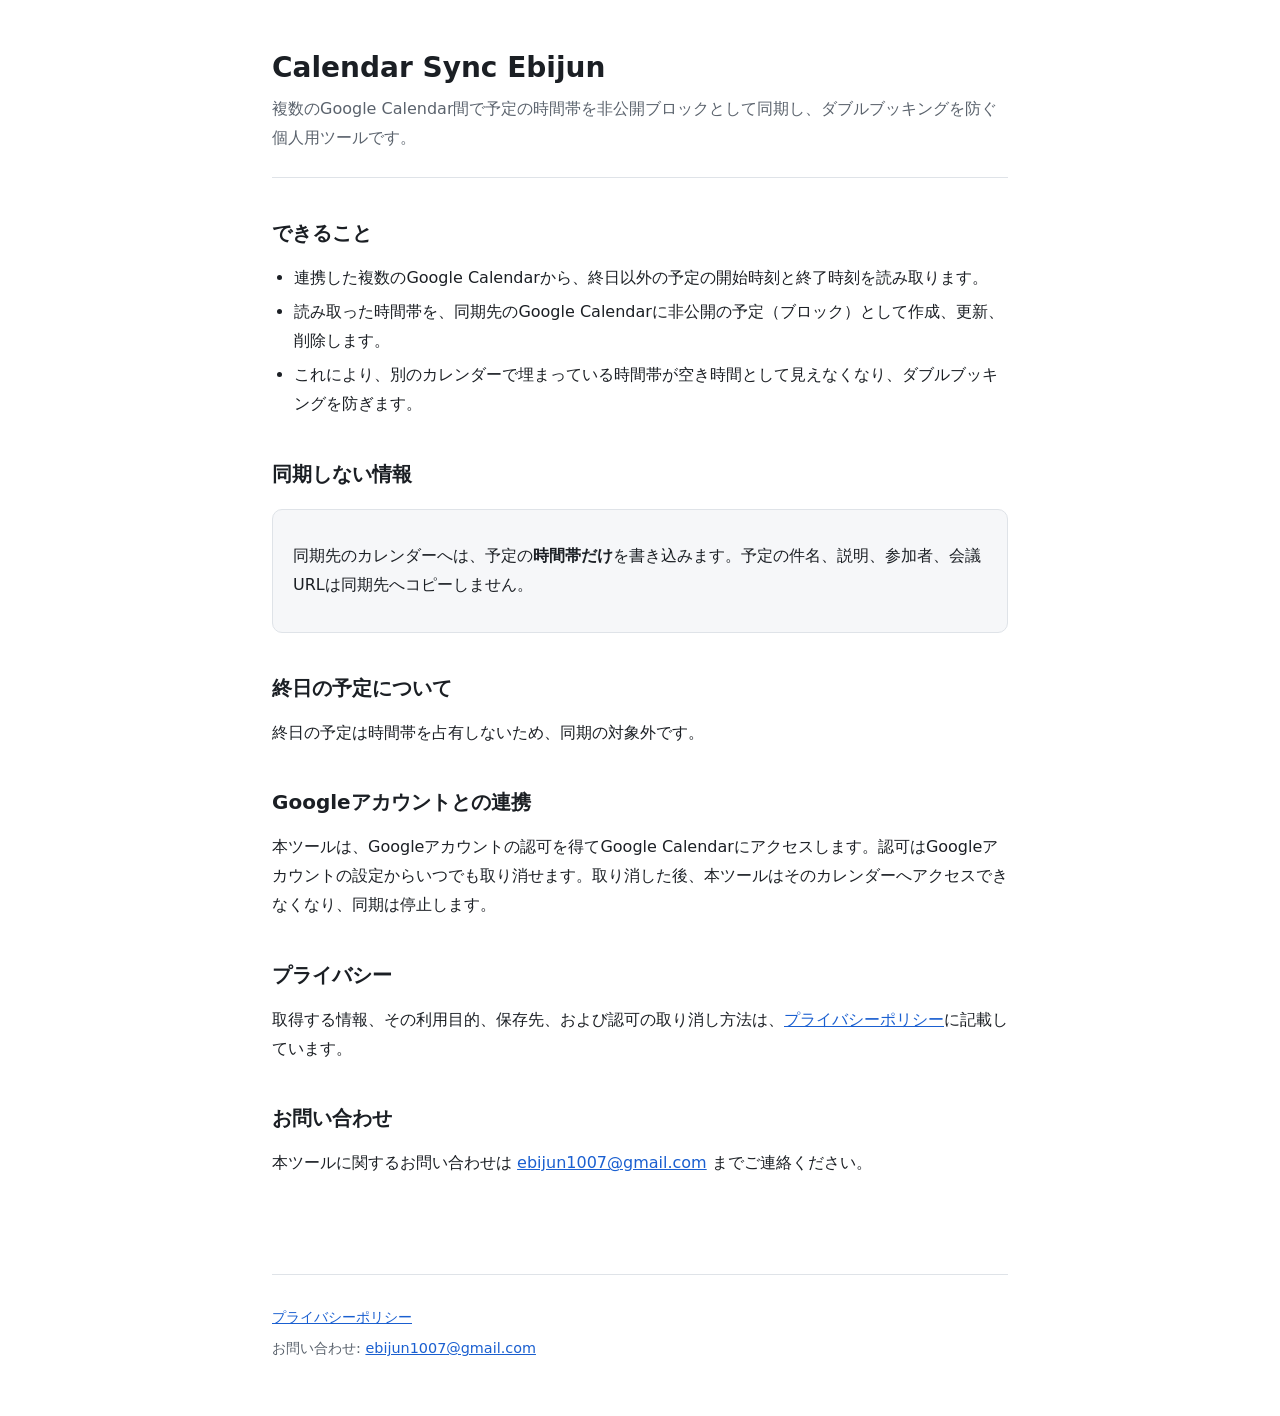
<file: index.html>
<!DOCTYPE html>
<html lang="ja">
<head>
<meta charset="utf-8">
<meta name="viewport" content="width=device-width, initial-scale=1">
<title>Calendar Sync Ebijun</title>
<meta name="description" content="複数のGoogle Calendar間で終日以外の予定の時間帯を非公開ブロックとして同期し、ダブルブッキングを防ぐ個人用ツールです。">
<link rel="canonical" href="https://calendar-sync.kwie.jp/">
<link rel="stylesheet" href="/assets/style.css">
</head>
<body>
<div class="container">

<header class="site-header">
<h1>Calendar Sync Ebijun</h1>
<p class="lead">複数のGoogle Calendar間で予定の時間帯を非公開ブロックとして同期し、ダブルブッキングを防ぐ個人用ツールです。</p>
</header>

<main>

<h2>できること</h2>
<ul>
<li>連携した複数のGoogle Calendarから、終日以外の予定の開始時刻と終了時刻を読み取ります。</li>
<li>読み取った時間帯を、同期先のGoogle Calendarに非公開の予定（ブロック）として作成、更新、削除します。</li>
<li>これにより、別のカレンダーで埋まっている時間帯が空き時間として見えなくなり、ダブルブッキングを防ぎます。</li>
</ul>

<h2>同期しない情報</h2>
<div class="card">
<p>同期先のカレンダーへは、予定の<strong>時間帯だけ</strong>を書き込みます。予定の件名、説明、参加者、会議URLは同期先へコピーしません。</p>
</div>

<h2>終日の予定について</h2>
<p>終日の予定は時間帯を占有しないため、同期の対象外です。</p>

<h2>Googleアカウントとの連携</h2>
<p>本ツールは、Googleアカウントの認可を得てGoogle Calendarにアクセスします。認可はGoogleアカウントの設定からいつでも取り消せます。取り消した後、本ツールはそのカレンダーへアクセスできなくなり、同期は停止します。</p>

<h2>プライバシー</h2>
<p>取得する情報、その利用目的、保存先、および認可の取り消し方法は、<a href="/privacy/">プライバシーポリシー</a>に記載しています。</p>

<h2>お問い合わせ</h2>
<p>本ツールに関するお問い合わせは <a href="mailto:ebijun1007@gmail.com">ebijun1007@gmail.com</a> までご連絡ください。</p>

</main>

<footer class="site-footer">
<p><a href="/privacy/">プライバシーポリシー</a></p>
<p>お問い合わせ: <a href="mailto:ebijun1007@gmail.com">ebijun1007@gmail.com</a></p>
</footer>

</div>
</body>
</html>
</file>
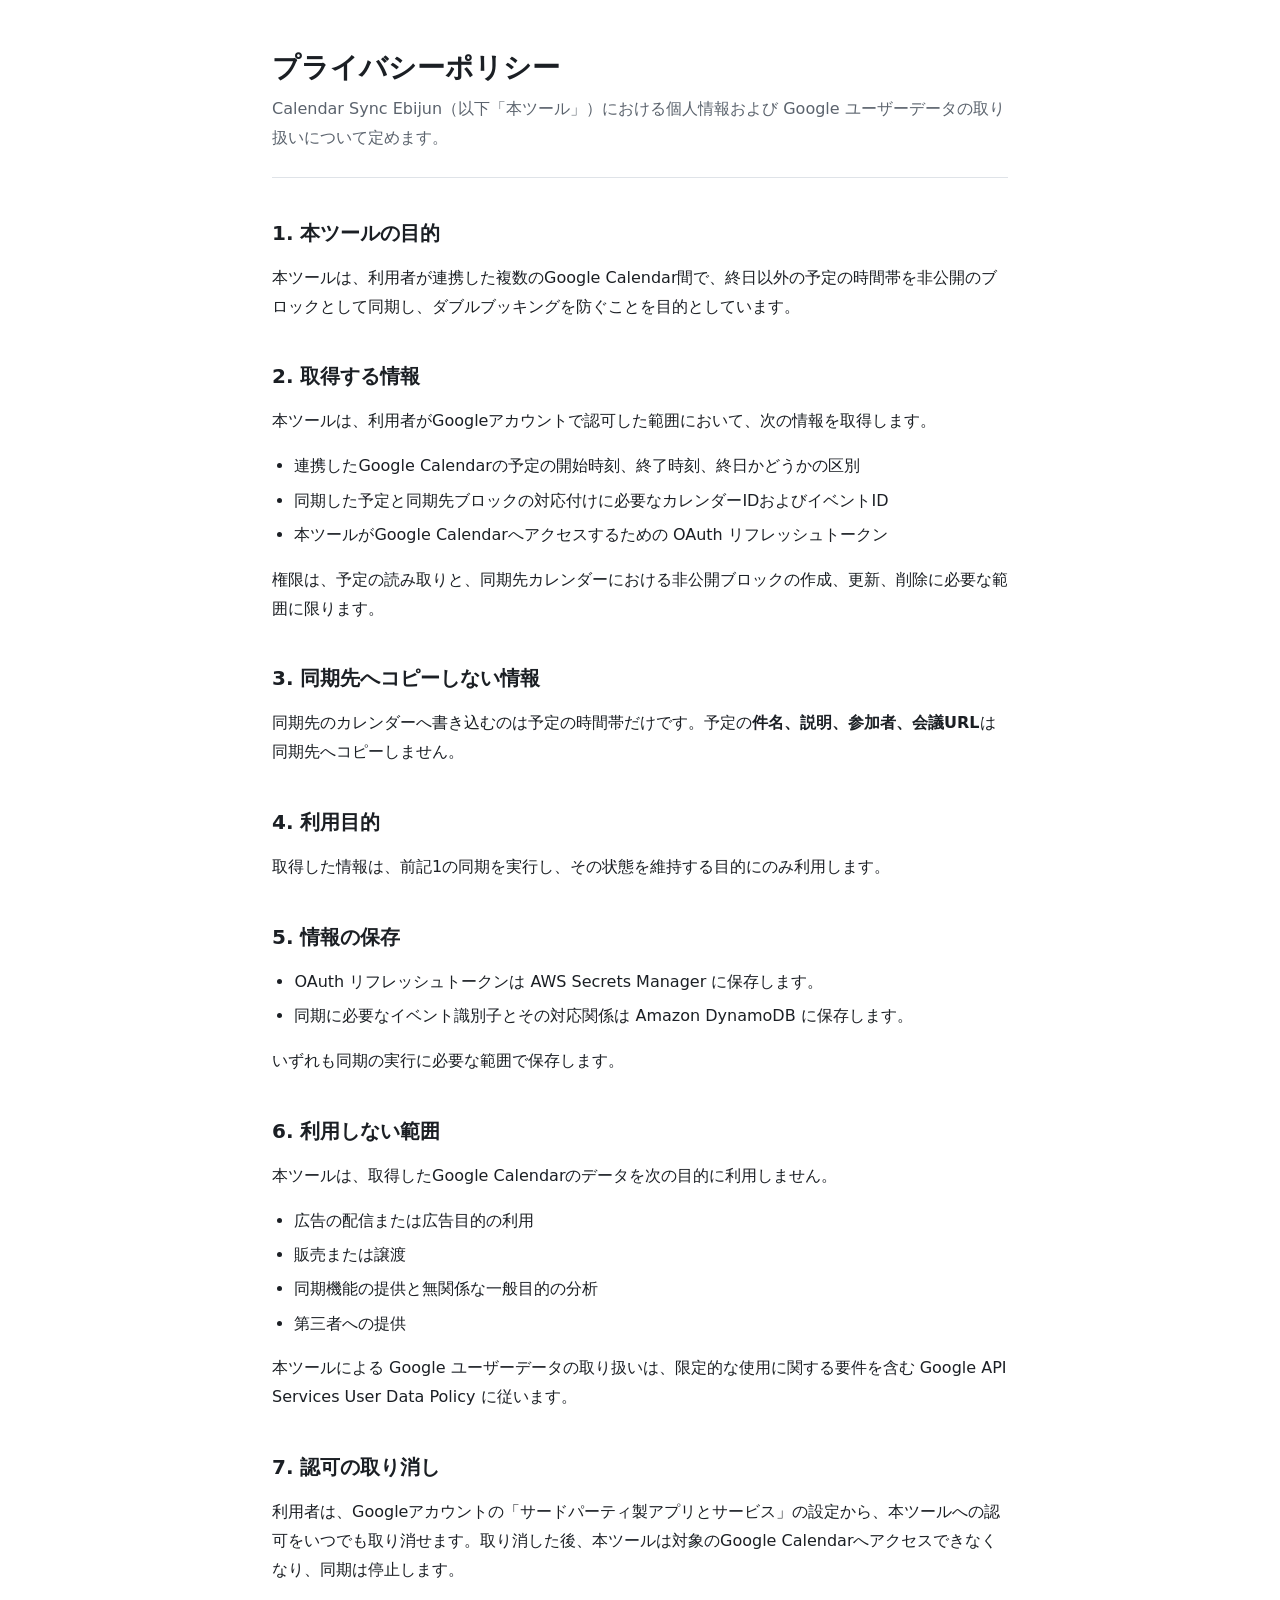
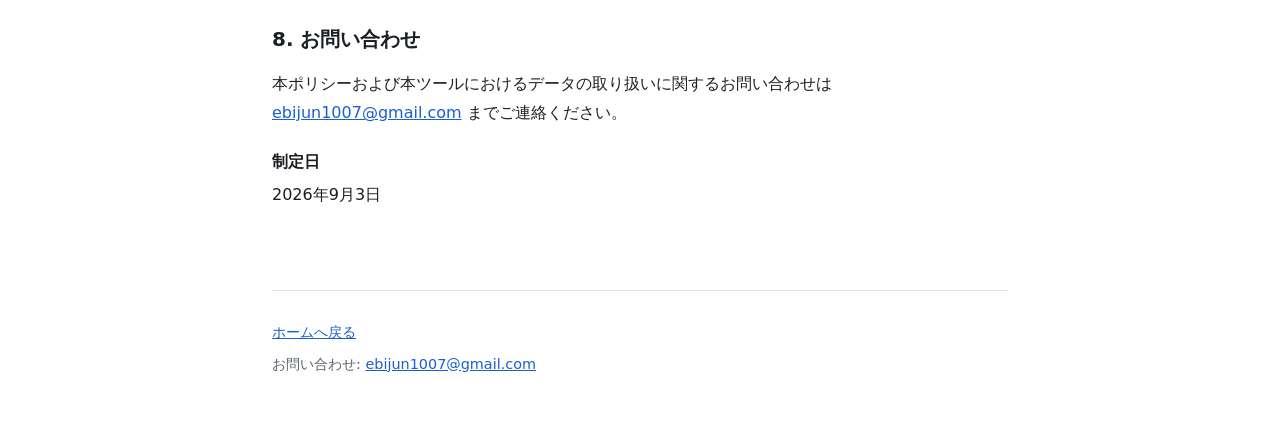
<file: privacy/index.html>
<!DOCTYPE html>
<html lang="ja">
<head>
<meta charset="utf-8">
<meta name="viewport" content="width=device-width, initial-scale=1">
<title>プライバシーポリシー | Calendar Sync Ebijun</title>
<meta name="description" content="Calendar Sync Ebijunが取得する情報、利用目的、保存先、認可の取り消し方法を記載したプライバシーポリシーです。">
<link rel="canonical" href="https://calendar-sync.kwie.jp/privacy/">
<link rel="stylesheet" href="/assets/style.css">
</head>
<body>
<div class="container">

<header class="site-header">
<h1>プライバシーポリシー</h1>
<p class="lead">Calendar Sync Ebijun（以下「本ツール」）における個人情報および Google ユーザーデータの取り扱いについて定めます。</p>
</header>

<main>

<h2>1. 本ツールの目的</h2>
<p>本ツールは、利用者が連携した複数のGoogle Calendar間で、終日以外の予定の時間帯を非公開のブロックとして同期し、ダブルブッキングを防ぐことを目的としています。</p>

<h2>2. 取得する情報</h2>
<p>本ツールは、利用者がGoogleアカウントで認可した範囲において、次の情報を取得します。</p>
<ul>
<li>連携したGoogle Calendarの予定の開始時刻、終了時刻、終日かどうかの区別</li>
<li>同期した予定と同期先ブロックの対応付けに必要なカレンダーIDおよびイベントID</li>
<li>本ツールがGoogle Calendarへアクセスするための OAuth リフレッシュトークン</li>
</ul>
<p>権限は、予定の読み取りと、同期先カレンダーにおける非公開ブロックの作成、更新、削除に必要な範囲に限ります。</p>

<h2>3. 同期先へコピーしない情報</h2>
<p>同期先のカレンダーへ書き込むのは予定の時間帯だけです。予定の<strong>件名、説明、参加者、会議URL</strong>は同期先へコピーしません。</p>

<h2>4. 利用目的</h2>
<p>取得した情報は、前記1の同期を実行し、その状態を維持する目的にのみ利用します。</p>

<h2>5. 情報の保存</h2>
<ul>
<li>OAuth リフレッシュトークンは AWS Secrets Manager に保存します。</li>
<li>同期に必要なイベント識別子とその対応関係は Amazon DynamoDB に保存します。</li>
</ul>
<p>いずれも同期の実行に必要な範囲で保存します。</p>

<h2>6. 利用しない範囲</h2>
<p>本ツールは、取得したGoogle Calendarのデータを次の目的に利用しません。</p>
<ul>
<li>広告の配信または広告目的の利用</li>
<li>販売または譲渡</li>
<li>同期機能の提供と無関係な一般目的の分析</li>
<li>第三者への提供</li>
</ul>
<p>本ツールによる Google ユーザーデータの取り扱いは、限定的な使用に関する要件を含む Google API Services User Data Policy に従います。</p>

<h2>7. 認可の取り消し</h2>
<p>利用者は、Googleアカウントの「サードパーティ製アプリとサービス」の設定から、本ツールへの認可をいつでも取り消せます。取り消した後、本ツールは対象のGoogle Calendarへアクセスできなくなり、同期は停止します。</p>

<h2>8. お問い合わせ</h2>
<p>本ポリシーおよび本ツールにおけるデータの取り扱いに関するお問い合わせは <a href="mailto:ebijun1007@gmail.com">ebijun1007@gmail.com</a> までご連絡ください。</p>

<dl class="meta">
<dt>制定日</dt>
<dd>2026年9月3日</dd>
</dl>

</main>

<footer class="site-footer">
<p><a href="/">ホームへ戻る</a></p>
<p>お問い合わせ: <a href="mailto:ebijun1007@gmail.com">ebijun1007@gmail.com</a></p>
</footer>

</div>
</body>
</html>
</file>
<file: assets/style.css>
:root {
  color-scheme: light dark;
  --bg: #ffffff;
  --surface: #f6f7f9;
  --border: #dfe3e8;
  --text: #1b1f24;
  --muted: #5b636d;
  --accent: #1a5fd0;
}

@media (prefers-color-scheme: dark) {
  :root {
    --bg: #14171b;
    --surface: #1c2026;
    --border: #2e343c;
    --text: #e8eaed;
    --muted: #a8b0ba;
    --accent: #7ba8f5;
  }
}

* {
  box-sizing: border-box;
}

body {
  margin: 0;
  padding: 0 1.25rem;
  background: var(--bg);
  color: var(--text);
  font-family: "Hiragino Sans", "Hiragino Kaku Gothic ProN", "Noto Sans JP", "Yu Gothic", Meiryo, system-ui, sans-serif;
  font-size: 16px;
  line-height: 1.8;
}

.container {
  max-width: 46rem;
  margin: 0 auto;
}

header.site-header {
  padding: 3rem 0 1.5rem;
  border-bottom: 1px solid var(--border);
}

header.site-header p.lead {
  color: var(--muted);
  margin: 0.5rem 0 0;
}

h1 {
  font-size: 1.75rem;
  line-height: 1.4;
  margin: 0;
}

h2 {
  font-size: 1.25rem;
  line-height: 1.5;
  margin: 2.5rem 0 0.75rem;
}

h3 {
  font-size: 1.05rem;
  margin: 1.75rem 0 0.5rem;
}

main {
  padding-bottom: 2rem;
}

ul {
  padding-left: 1.4rem;
}

li {
  margin: 0.35rem 0;
}

a {
  color: var(--accent);
}

.card {
  background: var(--surface);
  border: 1px solid var(--border);
  border-radius: 10px;
  padding: 1rem 1.25rem;
  margin: 1.25rem 0;
}

dl.meta {
  margin: 1.25rem 0 0;
}

dl.meta dt {
  font-weight: 700;
  margin-top: 0.75rem;
}

dl.meta dd {
  margin: 0.25rem 0 0;
}

footer.site-footer {
  border-top: 1px solid var(--border);
  margin-top: 3rem;
  padding: 1.5rem 0 3rem;
  color: var(--muted);
  font-size: 0.9rem;
}

footer.site-footer p {
  margin: 0.35rem 0;
}

@media (max-width: 480px) {
  body {
    padding: 0 1rem;
    font-size: 15px;
  }

  header.site-header {
    padding-top: 2rem;
  }

  h1 {
    font-size: 1.5rem;
  }
}
</file>
